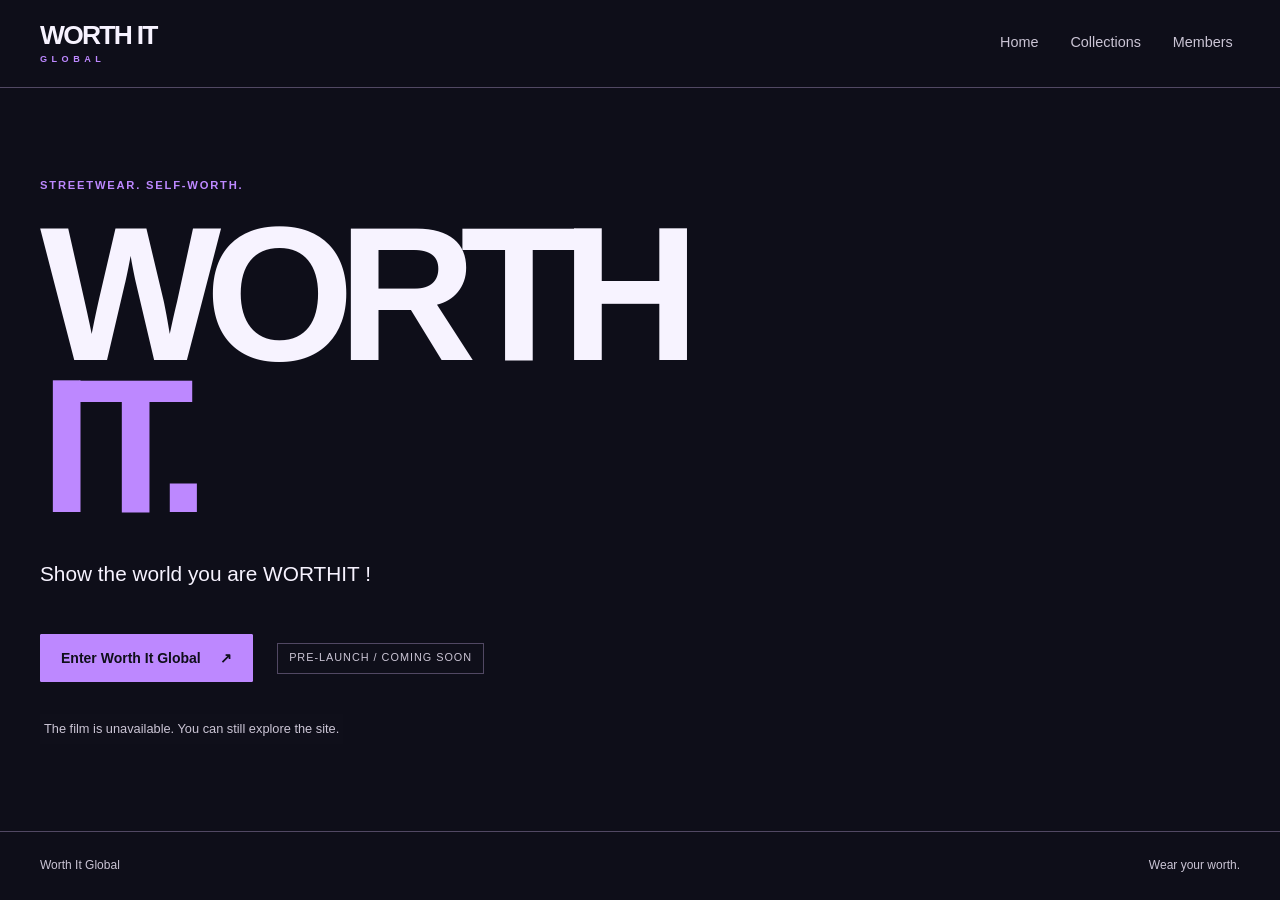
<file: index.html>
<!DOCTYPE html>
<html lang="en">
<head>
  <meta charset="UTF-8">
  <meta name="viewport" content="width=device-width, initial-scale=1.0">
  <meta name="description" content="Worth It Global. Streetwear. Self-worth. A new chapter is coming.">
  <title>Worth It Global — Enter</title>
  <link rel="stylesheet" href="style.css">
  <script type="text/javascript">
(function(c,l,a,r,i,t,y){
    c[a]=c[a]||function(){(c[a].q=c[a].q||[]).push(arguments)};
    t=l.createElement(r);
    t.async=1;
    t.src="https://www.clarity.ms/tag/"+i;
    y=l.getElementsByTagName(r)[0];
    y.parentNode.insertBefore(t,y);
})(window, document, "clarity", "script", "YOUR_CLARITY_ID");
</script>
</head>
<body class="welcome-page">
  <a class="skip-link" href="#main">Skip to content</a>
  <div id="welcomeScreen">
    <video loop muted playsinline preload="metadata" id="welcomeVideo" aria-label="Worth It Global welcome film">
      <source src="assets/media/welcome-loop.mp4" type="video/mp4">
      Your browser cannot play this film. Use the Enter link to continue.
    </video>
    <header class="mainHeader">
      <a class="brand" href="home.html" aria-label="Worth It Global home">WORTH IT<span>GLOBAL</span></a>
      <nav aria-label="Main navigation">
        <a href="home.html">Home</a>
        <a href="products.html">Collections</a>
        <a href="account.html">Members</a>
      </nav>
    </header>
    <main id="main" class="welcome-content" tabindex="-1">
      <p class="eyebrow">Streetwear. Self-worth.</p>
      <h1 class="welcome-title">WORTH<br><span>IT.</span></h1>
      <p class="welcome-intro">Show the world you are WORTHIT !</p>
      <div class="actions">
        <a class="button" id="enterBtn" href="home.html">Enter Worth It Global <span aria-hidden="true">↗</span></a>
        <span class="status-tag">Pre-launch / Coming soon</span>
      </div>
      <div class="video-controls">
        <button class="video-toggle" id="videoToggle" type="button" aria-controls="welcomeVideo" hidden>Play welcome film</button>
        <p id="videoStatus" class="small-text" role="status" aria-live="polite"></p>
      </div>
      <noscript><p class="notice">The welcome film is paused without JavaScript. Enter still takes you to the homepage.</p></noscript>
    </main>
    <footer class="site-footer"><span>Worth It Global</span><span>Wear your worth.</span></footer>
  </div>
  <script src="script.js" defer></script>
</body>
</html>
</file>
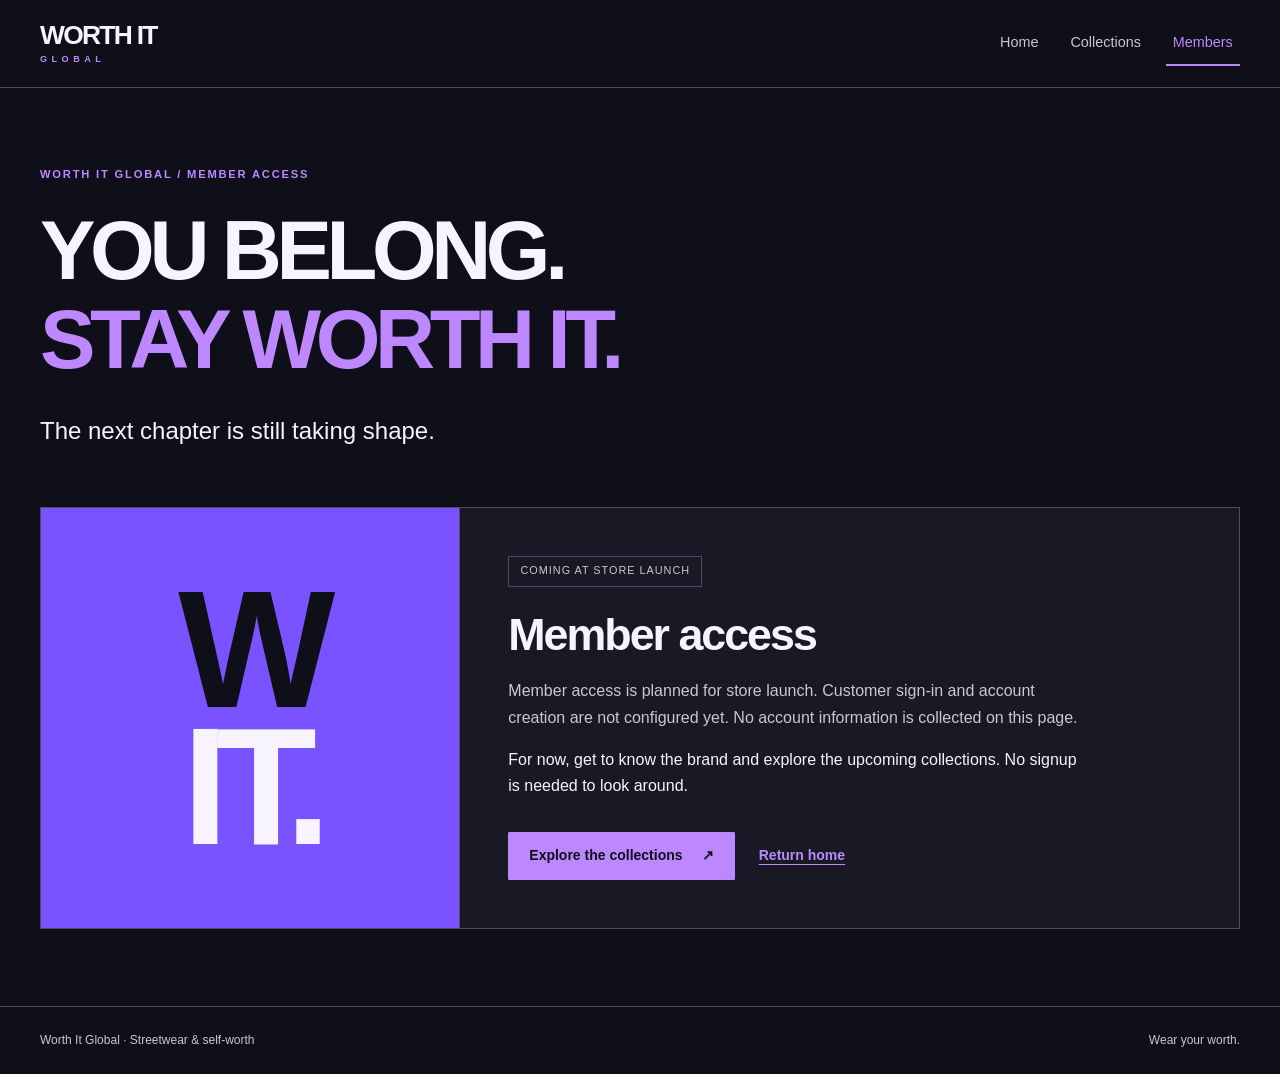
<file: account.html>
<!DOCTYPE html>
<html lang="en">
<head>
  <meta charset="UTF-8">
  <meta name="viewport" content="width=device-width, initial-scale=1.0">
  <meta name="description" content="Worth It Global member access is planned for store launch. Explore the brand and upcoming collections while account access is being prepared.">
  <title>Worth It Global — Members</title>
  <link rel="stylesheet" href="style.css">
</head>
<body>
  <a class="skip-link" href="#main">Skip to content</a>
  <header class="mainHeader">
    <a class="brand" href="home.html" aria-label="Worth It Global home">WORTH IT<span>GLOBAL</span></a>
    <nav aria-label="Main navigation">
      <a href="home.html">Home</a>
      <a href="products.html">Collections</a>
      <a href="account.html" aria-current="page">Members</a>
    </nav>
  </header>
  <main id="main" class="page-main" tabindex="-1">
    <section class="page-heading" aria-labelledby="account-title">
      <p class="eyebrow">Worth It Global / Member access</p>
      <h1 id="account-title">YOU BELONG.<br><span class="accent">STAY WORTH IT.</span></h1>
      <p class="intro">The next chapter is still taking shape.</p>
    </section>
    <section class="member-panel" aria-labelledby="account-state-title">
      <div class="member-mark" aria-hidden="true">W<span>IT.</span></div>
      <div class="member-copy">
        <span class="status-tag">Coming at store launch</span>
        <h2 id="account-state-title">Member access</h2>
        <p id="accountStatus" class="notice" role="status" aria-live="polite" aria-atomic="true">Member access is planned for store launch. Customer sign-in and account creation are not configured yet. No account information is collected on this page.</p>
        <div id="accountActions" class="actions" hidden></div>
        <p>For now, get to know the brand and explore the upcoming collections. No signup is needed to look around.</p>
        <noscript><p class="notice">Account links cannot be activated without JavaScript. The brand and collection pages are still available.</p></noscript>
        <div class="actions">
          <a class="button" href="products.html">Explore the collections <span aria-hidden="true">↗</span></a>
          <a class="text-link" href="home.html">Return home</a>
        </div>
      </div>
    </section>
  </main>
  <footer class="site-footer"><span>Worth It Global · Streetwear &amp; self-worth</span><span>Wear your worth.</span></footer>
  <script src="site-config.js" defer></script>
  <script src="script.js" defer></script>
</body>
</html>
</file>
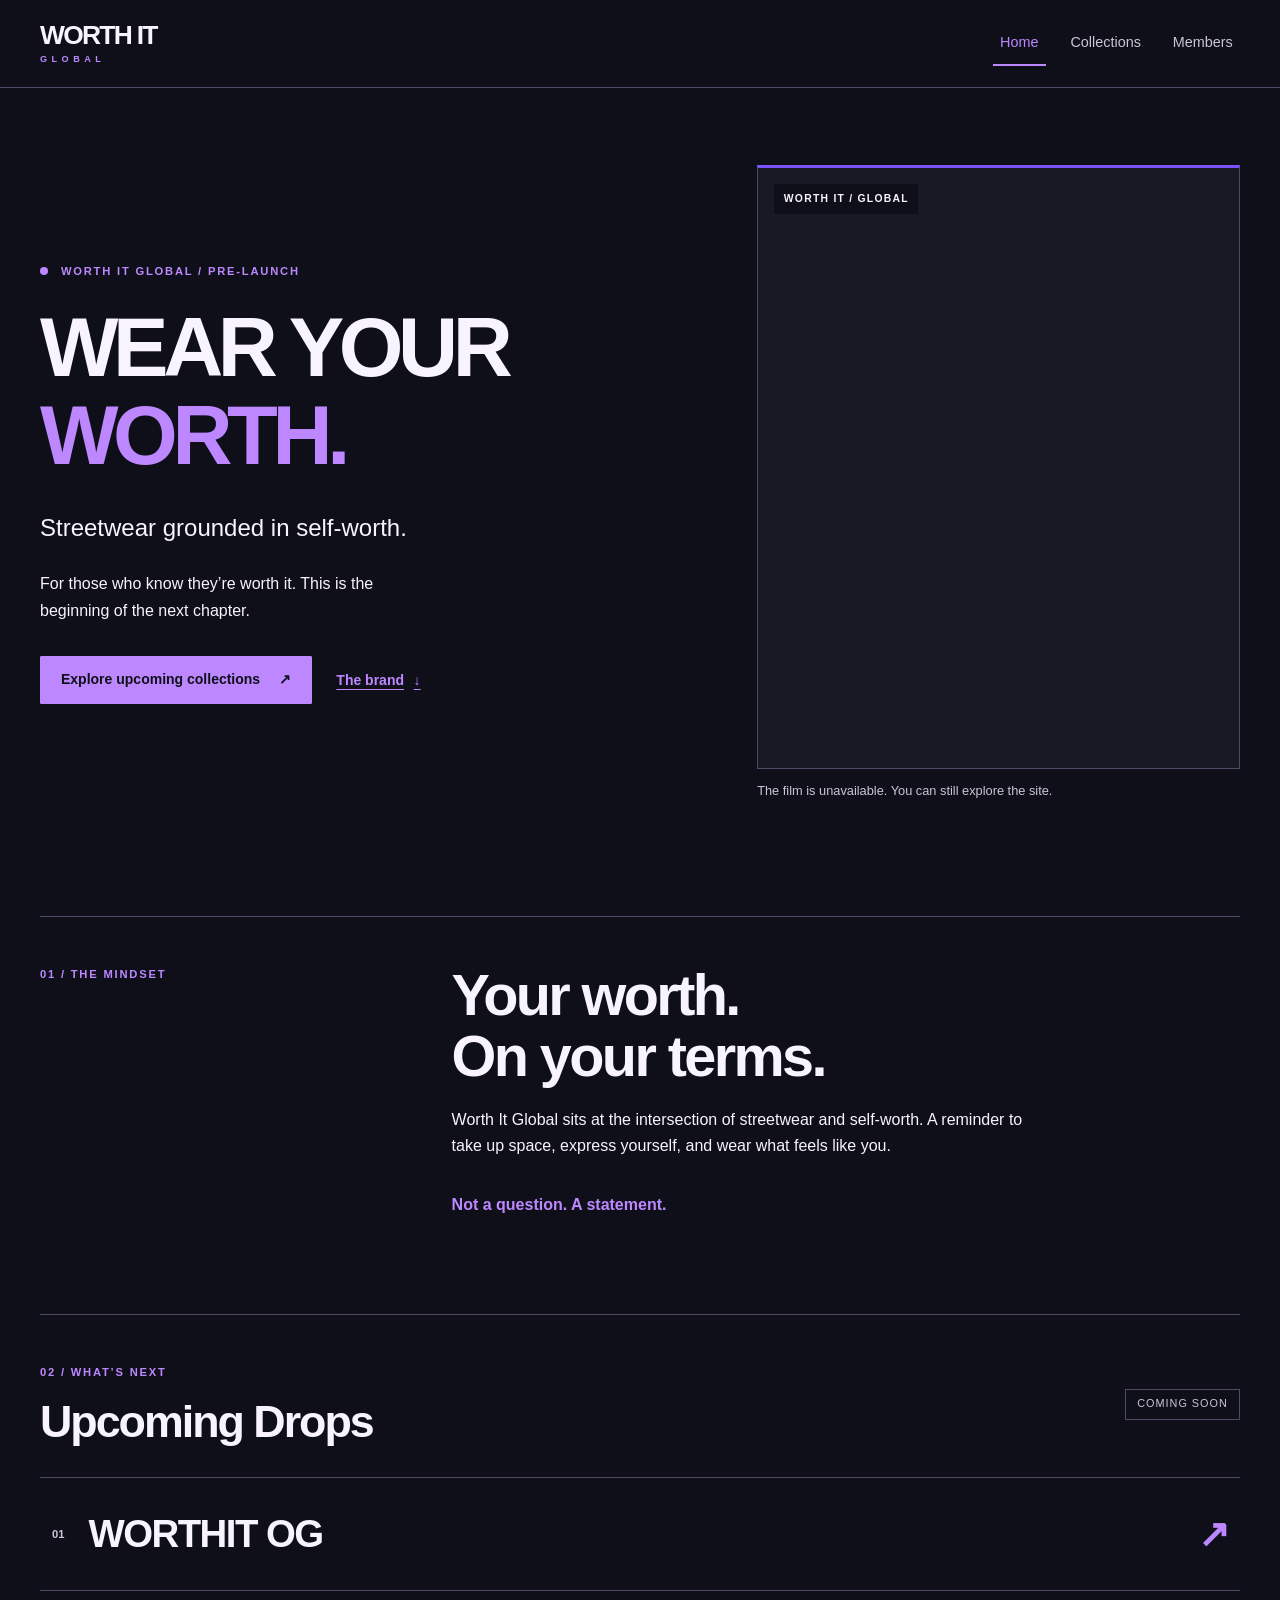
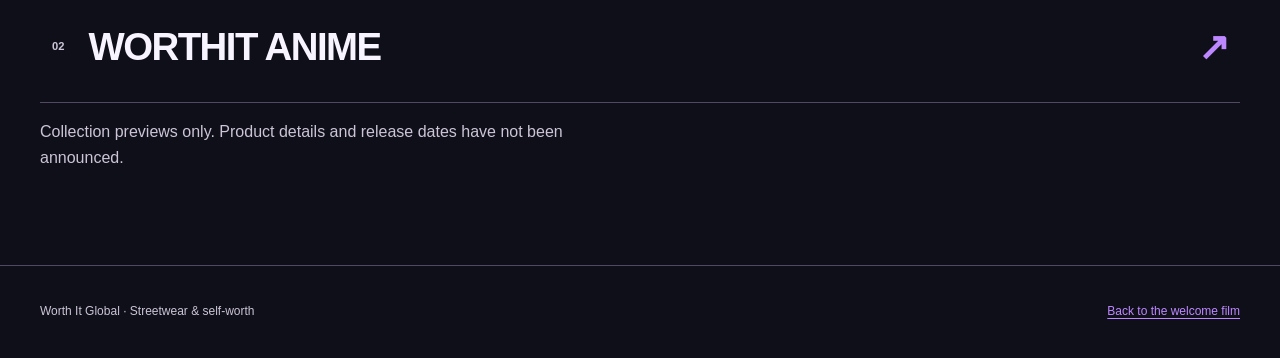
<file: home.html>
<!DOCTYPE html>
<html lang="en">
<head>
  <meta charset="UTF-8">
  <meta name="viewport" content="width=device-width, initial-scale=1.0">
  <meta name="description" content="Worth It Global — streetwear grounded in self-worth. Explore the upcoming WORTHIT OG and WORTHIT ANIME collections.">
  <title>Worth It Global — Home</title>
  <link rel="stylesheet" href="style.css">
</head>
<body>
  <a class="skip-link" href="#main">Skip to content</a>
  <header class="mainHeader">
    <a class="brand" href="home.html" aria-label="Worth It Global home">WORTH IT<span>GLOBAL</span></a>
    <nav aria-label="Main navigation">
      <a href="home.html" aria-current="page">Home</a>
      <a href="products.html">Collections</a>
      <a href="account.html">Members</a>
    </nav>
  </header>
  <main id="main" class="page-main" tabindex="-1">
    <section class="home-hero" aria-labelledby="home-title">
      <div class="hero-copy">
        <p class="eyebrow"><span class="status-dot" aria-hidden="true"></span> Worth It Global / Pre-launch</p>
        <h1 id="home-title">WEAR YOUR<br><span class="accent">WORTH.</span></h1>
        <p class="intro">Streetwear grounded in self-worth.</p>
        <p>For those who know they’re worth it. This is the beginning of the next chapter.</p>
        <div class="actions">
          <a class="button" href="products.html">Explore upcoming collections <span aria-hidden="true">↗</span></a>
          <a class="text-link" href="#the-brand">The brand <span aria-hidden="true">↓</span></a>
        </div>
      </div>
      <div class="hero-film">
        <div class="film-frame">
          <video loop muted playsinline controls preload="metadata" id="welcomeVideo" aria-label="Worth It Global brand film">
            <source src="assets/media/welcome-loop.mp4" type="video/mp4">
            Your browser cannot play this film. You can still explore the collections.
          </video>
          <span class="film-caption" aria-hidden="true">WORTH IT / GLOBAL</span>
        </div>
        <div class="video-controls">
          <button class="video-toggle" id="videoToggle" type="button" aria-controls="welcomeVideo" hidden>Play welcome film</button>
          <p id="videoStatus" class="small-text" role="status" aria-live="polite"></p>
        </div>
      </div>
    </section>
    <section id="the-brand" class="brand-section" aria-labelledby="brand-title">
      <p class="eyebrow">01 / The mindset</p>
      <div>
        <h2 id="brand-title">Your worth.<br>On your terms.</h2>
        <p>Worth It Global sits at the intersection of streetwear and self-worth. A reminder to take up space, express yourself, and wear what feels like you.</p>
        <p class="brand-statement">Not a question. A statement.</p>
      </div>
    </section>
    <section class="drops-section" aria-labelledby="drops-title">
      <div class="section-heading">
        <div><p class="eyebrow">02 / What’s next</p><h2 id="drops-title">Upcoming Drops</h2></div>
        <span class="status-tag">Coming soon</span>
      </div>
      <div class="drop-links">
        <a href="products.html#worthit-og"><span class="drop-index" aria-hidden="true">01</span><span>WORTHIT OG</span><span class="drop-arrow" aria-hidden="true">↗</span></a>
        <a href="products.html#worthit-anime"><span class="drop-index" aria-hidden="true">02</span><span>WORTHIT ANIME</span><span class="drop-arrow" aria-hidden="true">↗</span></a>
      </div>
      <p class="notice">Collection previews only. Product details and release dates have not been announced.</p>
    </section>
    <noscript><p class="notice">You can explore the site without JavaScript. Use the film’s controls to play or pause it; the live catalog needs JavaScript.</p></noscript>
  </main>
  <footer class="site-footer"><span>Worth It Global · Streetwear &amp; self-worth</span><a href="index.html">Back to the welcome film</a></footer>
  <script src="script.js" defer></script>
</body>
</html>
</file>
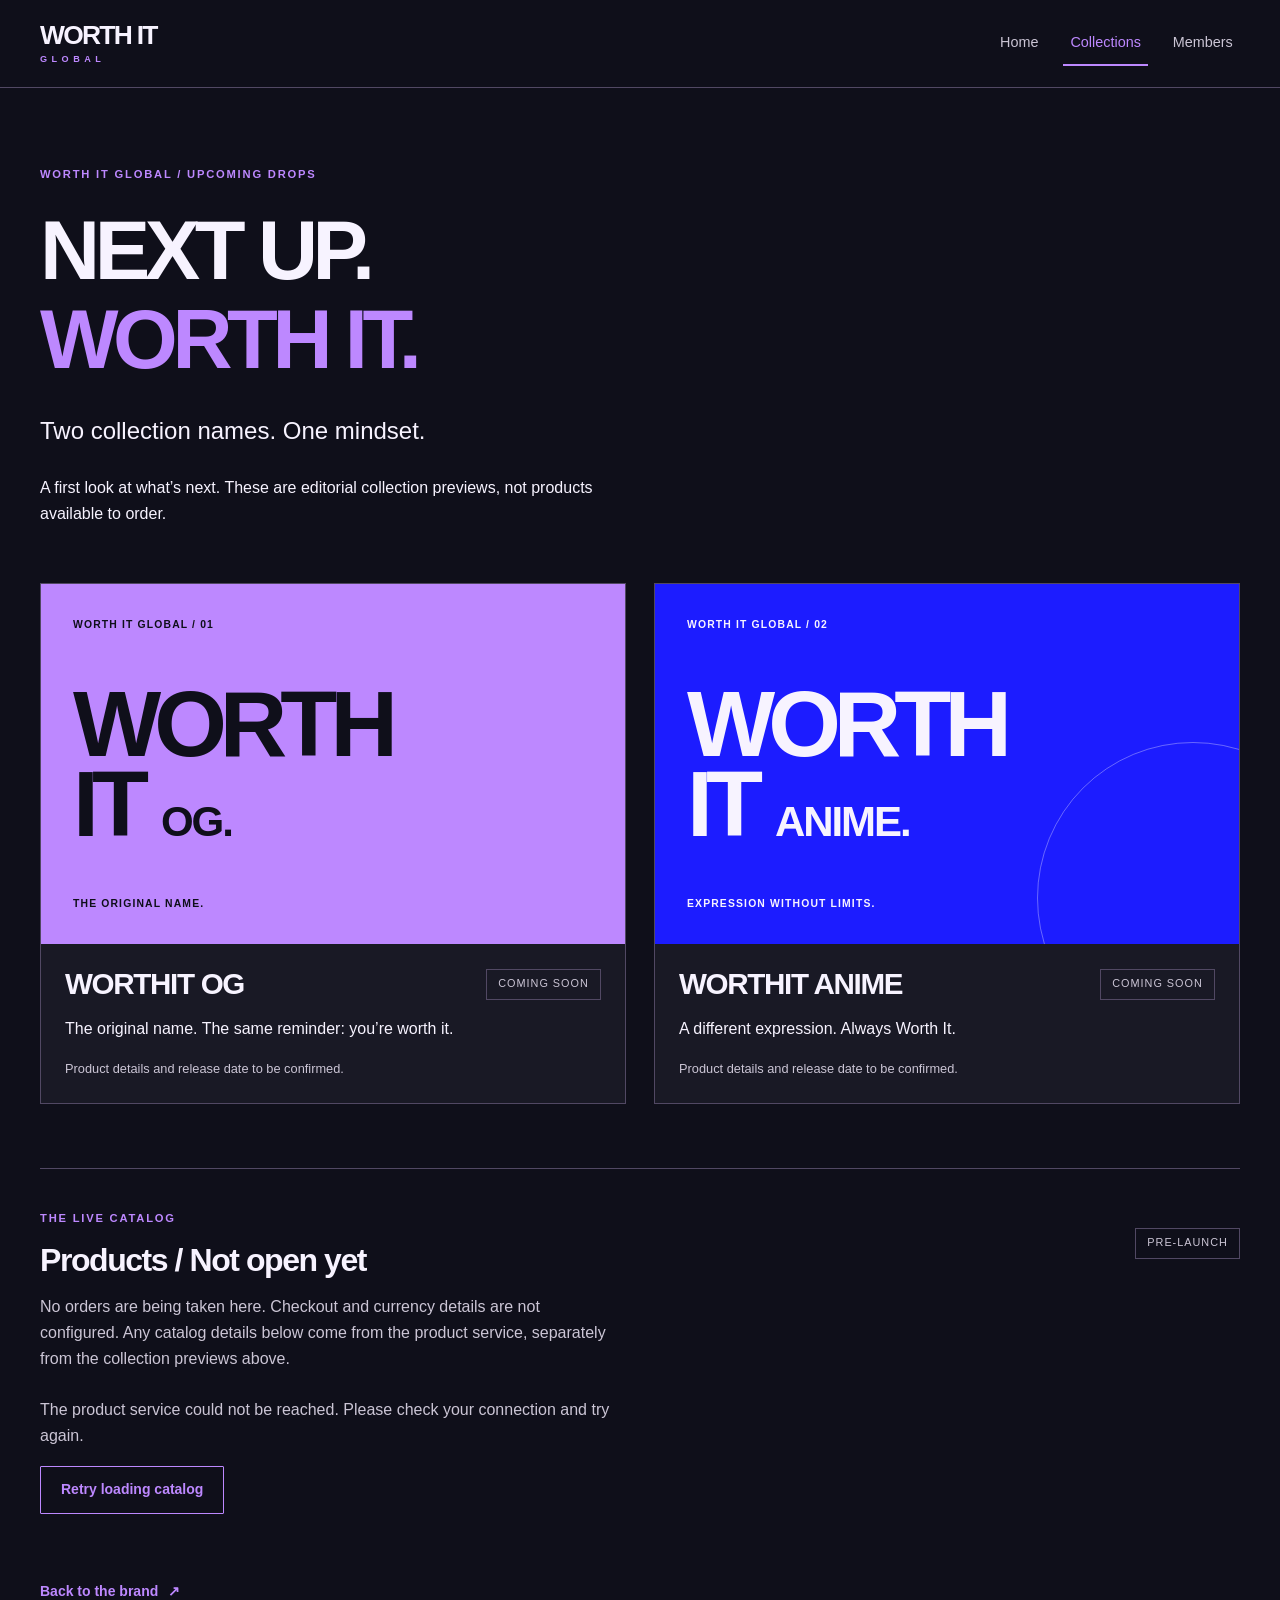
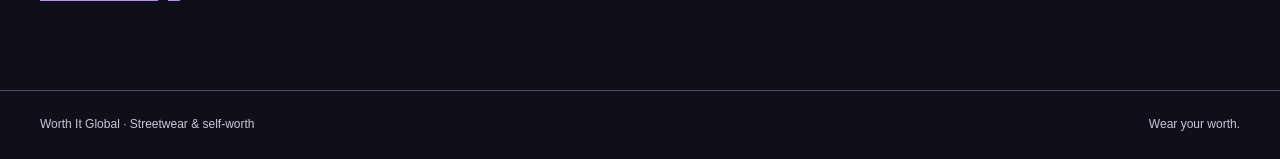
<file: products.html>
<!DOCTYPE html>
<html lang="en">
<head>
  <meta charset="UTF-8">
  <meta name="viewport" content="width=device-width, initial-scale=1.0">
  <meta name="description" content="Upcoming Worth It Global collections: WORTHIT OG and WORTHIT ANIME. Coming soon; no release dates announced.">
  <title>Worth It Global — Collections</title>
  <link rel="stylesheet" href="style.css">
</head>
<body>
  <a class="skip-link" href="#main">Skip to content</a>
  <header class="mainHeader">
    <a class="brand" href="home.html" aria-label="Worth It Global home">WORTH IT<span>GLOBAL</span></a>
    <nav aria-label="Main navigation">
      <a href="home.html">Home</a>
      <a href="products.html" aria-current="page">Collections</a>
      <a href="account.html">Members</a>
    </nav>
  </header>
  <main id="main" class="page-main" tabindex="-1">
    <section class="page-heading" aria-labelledby="products-title">
      <p class="eyebrow">Worth It Global / Upcoming Drops</p>
      <h1 id="products-title">NEXT UP.<br><span class="accent">WORTH IT.</span></h1>
      <p class="intro">Two collection names. One mindset.</p>
      <p>A first look at what’s next. These are editorial collection previews, not products available to order.</p>
    </section>
    <section class="collections" aria-label="Upcoming collections">
      <article id="worthit-og" class="collection-card collection-og" aria-labelledby="og-title">
        <div class="collection-art" aria-hidden="true"><span class="art-kicker">WORTH IT GLOBAL / 01</span><span class="art-type">WORTH<br>IT <i>OG.</i></span><span class="art-bottom">THE ORIGINAL NAME.</span></div>
        <div class="collection-copy">
          <div class="section-heading"><h2 id="og-title">WORTHIT OG</h2><span class="status-tag">Coming soon</span></div>
          <p>The original name. The same reminder: you’re worth it.</p>
          <p class="small-text">Product details and release date to be confirmed.</p>
        </div>
      </article>
      <article id="worthit-anime" class="collection-card collection-anime" aria-labelledby="anime-title">
        <div class="collection-art" aria-hidden="true"><span class="art-kicker">WORTH IT GLOBAL / 02</span><span class="art-type">WORTH<br>IT <i>ANIME.</i></span><span class="art-bottom">EXPRESSION WITHOUT LIMITS.</span></div>
        <div class="collection-copy">
          <div class="section-heading"><h2 id="anime-title">WORTHIT ANIME</h2><span class="status-tag">Coming soon</span></div>
          <p>A different expression. Always Worth It.</p>
          <p class="small-text">Product details and release date to be confirmed.</p>
        </div>
      </article>
    </section>
    <section class="catalog" aria-labelledby="catalog-title">
      <div class="section-heading"><div><p class="eyebrow">The live catalog</p><h2 id="catalog-title">Products / Not open yet</h2></div><span class="status-tag">Pre-launch</span></div>
      <p class="notice">No orders are being taken here. Checkout and currency details are not configured. Any catalog details below come from the product service, separately from the collection previews above.</p>
      <div class="catalog-feedback">
        <p id="productStatus" class="notice" role="status" aria-live="polite" aria-atomic="true">The live catalog needs JavaScript and a configured product service to load.</p>
        <button class="button button-secondary" id="productRetry" type="button" aria-controls="productGrid" hidden>Retry loading catalog</button>
      </div>
      <div id="productGrid" class="product-grid" aria-busy="false"></div>
      <noscript><p class="notice">JavaScript is disabled, so live catalog data cannot be loaded. The collection previews above and <a href="home.html">homepage</a> remain available.</p></noscript>
    </section>
    <div class="actions"><a class="text-link" href="home.html">Back to the brand <span aria-hidden="true">↗</span></a></div>
  </main>
  <footer class="site-footer"><span>Worth It Global · Streetwear &amp; self-worth</span><span>Wear your worth.</span></footer>
  <script src="site-config.js" defer></script>
  <script src="script.js" defer></script>
</body>
</html>
</file>
<file: style.css>
:root {
  color-scheme: dark;
  --lavender: #bd88ff;
  --purple: #7953ff;
  --blue: #1c1cff;
  --ink: #0f0f1a;
  --surface: #191925;
  --text: #f7f3ff;
  --muted: #cbc5d5;
  --border: #514863;
  --display: "Arial Black", "Helvetica Neue", Arial, sans-serif;
}

* { box-sizing: border-box; }
[hidden] { display: none !important; }
html { scroll-padding-top: 2rem; }
body {
  margin: 0;
  min-height: 100vh;
  display: flex;
  flex-direction: column;
  background: var(--ink);
  color: var(--text);
  font-family: Arial, Helvetica, sans-serif;
  line-height: 1.65;
}
a { color: var(--lavender); text-underline-offset: 0.25em; }
a:hover { color: var(--text); }
button { font: inherit; }
:focus-visible { outline: 3px solid var(--lavender); outline-offset: 5px; }
.skip-link {
  position: fixed;
  top: 0.75rem;
  left: 1rem;
  z-index: 10;
  padding: 0.7rem 1rem;
  background: var(--lavender);
  color: var(--ink);
  font-weight: 700;
  transform: translateY(-180%);
}
.skip-link:focus { transform: translateY(0); color: var(--ink); }
.mainHeader {
  display: flex;
  align-items: center;
  justify-content: space-between;
  flex-wrap: wrap;
  gap: 1rem 2rem;
  width: 100%;
  padding: 1.35rem max(1.25rem, calc((100% - 1200px) / 2));
  border-bottom: 1px solid var(--border);
  background: var(--ink);
}
.brand {
  display: inline-flex;
  flex-direction: column;
  color: var(--text);
  font-family: var(--display);
  font-size: 1.65rem;
  font-weight: 900;
  line-height: 0.95;
  letter-spacing: -0.065em;
  text-decoration: none;
}
.brand span { margin-top: 0.45rem; color: var(--lavender); font-family: Arial, sans-serif; font-size: 0.57rem; letter-spacing: 0.49em; }
nav { display: flex; flex-wrap: wrap; gap: 0.35rem 1.1rem; }
nav a {
  display: inline-flex;
  min-height: 44px;
  align-items: center;
  padding: 0.4rem 0.45rem;
  border-bottom: 2px solid transparent;
  color: var(--muted);
  font-size: 0.9rem;
  text-decoration: none;
}
nav a:hover, nav a[aria-current="page"] { color: var(--lavender); border-bottom-color: var(--lavender); }
.page-main { flex: 1; width: min(1200px, calc(100% - 2.5rem)); margin-inline: auto; padding-block: clamp(2.5rem, 6vw, 5.5rem); }
h1, h2, h3 { margin-top: 0; line-height: 1.06; overflow-wrap: anywhere; }
h1 { margin-bottom: 1.7rem; font-family: var(--display); font-size: clamp(2.7rem, 6.5vw, 6.5rem); font-weight: 900; letter-spacing: -0.065em; }
h2 { margin-bottom: 1.25rem; font-family: var(--display); font-size: clamp(1.6rem, 3.5vw, 3rem); font-weight: 800; letter-spacing: -0.045em; }
h3 { font-size: 1.25rem; }
p { max-width: 65ch; }
.accent { color: var(--lavender); }
.eyebrow { margin: 0 0 1.5rem; color: var(--lavender); font-size: 0.7rem; font-weight: 700; letter-spacing: 0.16em; text-transform: uppercase; }
.intro { font-size: clamp(1.15rem, 2vw, 1.5rem); }
.notice, .small-text { color: var(--muted); }
.small-text { font-size: 0.8rem; }
.status-dot { display: inline-block; width: 0.5rem; height: 0.5rem; margin-right: 0.5rem; background: var(--lavender); border-radius: 50%; }
.status-tag { display: inline-block; flex-shrink: 0; padding: 0.35rem 0.7rem; border: 1px solid var(--border); color: var(--muted); font-size: 0.68rem; letter-spacing: 0.09em; text-transform: uppercase; }
.actions { display: flex; align-items: center; flex-wrap: wrap; gap: 1rem 1.5rem; margin-top: 2rem; }
.button {
  display: inline-flex;
  min-height: 48px;
  align-items: center;
  justify-content: center;
  gap: 1.2rem;
  padding: 0.8rem 1.25rem;
  border: 1px solid var(--lavender);
  border-radius: 1px;
  background: var(--lavender);
  color: var(--ink);
  font-size: 0.875rem;
  font-weight: 700;
  line-height: 1.4;
  text-decoration: none;
  text-align: center;
  cursor: pointer;
}
.button:hover { border-color: var(--text); background: var(--text); color: var(--ink); }
.button-secondary { background: var(--ink); color: var(--lavender); }
.button-secondary:hover { background: var(--surface); color: var(--text); }
.button:disabled { border-color: var(--border); background: var(--surface); color: var(--muted); cursor: wait; }
.text-link { display: inline-flex; min-height: 44px; align-items: center; gap: 0.6rem; font-size: 0.875rem; font-weight: 700; }
.home-hero { display: grid; grid-template-columns: 1.15fr 0.85fr; align-items: center; gap: clamp(2rem, 5vw, 5rem); }
.hero-copy > p:not(.eyebrow) { max-width: 45ch; }
.film-frame { position: relative; overflow: hidden; aspect-ratio: 4 / 5; border: 1px solid var(--border); border-top: 3px solid var(--purple); background: var(--surface); }
.film-frame video { display: block; width: 100%; height: 100%; object-fit: cover; }
.film-caption { position: absolute; top: 1rem; left: 1rem; padding: 0.4rem 0.6rem; background: var(--ink); color: var(--text); font-size: 0.65rem; font-weight: 700; letter-spacing: 0.12em; pointer-events: none; }
.video-controls { display: flex; align-items: center; flex-wrap: wrap; gap: 0.35rem 1rem; margin-top: 0.7rem; }
.video-toggle { min-height: 44px; padding: 0.45rem 0.7rem; border: 1px solid var(--border); background: var(--ink); color: var(--text); font-size: 0.8rem; cursor: pointer; }
.video-toggle:hover { border-color: var(--lavender); color: var(--lavender); }
.video-controls .small-text { margin: 0; }
.brand-section { display: grid; grid-template-columns: 0.65fr 1.35fr; gap: 2rem; margin-top: clamp(4rem, 9vw, 8rem); padding-block: 3rem; border-top: 1px solid var(--border); }
.brand-section h2 { font-size: clamp(2rem, 4.5vw, 4rem); }
.brand-statement { margin-top: 2rem; color: var(--lavender); font-weight: 700; }
.drops-section { margin-top: 2rem; padding-top: 3rem; border-top: 1px solid var(--border); }
.section-heading { display: flex; align-items: center; justify-content: space-between; flex-wrap: wrap; gap: 1rem; }
.section-heading h2 { margin-bottom: 0; }
.section-heading .eyebrow { margin-bottom: 1rem; }
.drop-links { margin-top: 2rem; border-top: 1px solid var(--border); }
.drop-links a { display: flex; align-items: center; gap: 1.5rem; padding: 1.5rem 0.75rem; border-bottom: 1px solid var(--border); color: var(--text); font-family: var(--display); font-size: clamp(1.2rem, 3vw, 2.4rem); font-weight: 800; letter-spacing: -0.04em; text-decoration: none; }
.drop-links a:hover { background: var(--surface); color: var(--lavender); }
.drop-index { color: var(--muted); font-family: Arial, sans-serif; font-size: 0.7rem; letter-spacing: 0; }
.drop-arrow { margin-left: auto; color: var(--lavender); }
.page-heading { margin-bottom: 3.5rem; }
.page-heading h1 { max-width: 19ch; }
.collections { display: grid; grid-template-columns: repeat(2, minmax(0, 1fr)); gap: 1.75rem; }
.collection-card { min-width: 0; border: 1px solid var(--border); background: var(--surface); scroll-margin-top: 2rem; }
.collection-art { position: relative; display: flex; flex-direction: column; justify-content: space-between; gap: 2rem; min-height: 360px; padding: clamp(1.25rem, 3vw, 2rem); overflow: hidden; }
.collection-og .collection-art { background: var(--lavender); color: var(--ink); }
.collection-anime .collection-art { background: var(--blue); color: var(--text); }
.collection-anime .collection-art::after { position: absolute; bottom: -110px; right: -110px; width: 310px; height: 310px; border: 1px solid rgba(247, 243, 255, 0.35); border-radius: 50%; content: ""; pointer-events: none; }
.art-kicker, .art-bottom { font-size: 0.65rem; font-weight: 700; letter-spacing: 0.11em; }
.art-type { position: relative; z-index: 1; font-family: var(--display); font-size: clamp(2.8rem, 7.3vw, 7rem); font-weight: 900; line-height: 0.86; letter-spacing: -0.075em; }
.art-type i { font-size: 0.45em; font-style: normal; letter-spacing: -0.05em; }
.collection-copy { padding: 1.5rem; }
.collection-copy h2 { font-size: clamp(1.3rem, 2.6vw, 1.85rem); }
.collection-copy .small-text { margin-bottom: 0; }
.catalog { margin-top: 4rem; padding-top: 2.5rem; border-top: 1px solid var(--border); }
.catalog h2 { font-size: clamp(1.4rem, 2.5vw, 2rem); }
.catalog-feedback { margin-block: 1.5rem; }
.product-grid { display: grid; grid-template-columns: repeat(auto-fit, minmax(min(100%, 250px), 1fr)); gap: 1.5rem; }
.productCard { min-width: 0; padding: 1rem; border: 1px solid var(--border); background: var(--surface); }
.product-image { display: flex; align-items: center; justify-content: center; aspect-ratio: 4 / 5; background: var(--ink); }
.product-image img { display: block; width: 100%; height: 100%; object-fit: contain; }
.image-unavailable { padding: 1rem; color: var(--muted); text-align: center; }
.productCard h3 { margin-top: 1.25rem; margin-bottom: 0.75rem; }
.product-price { margin-bottom: 0; color: var(--lavender); font-variant-numeric: tabular-nums; }
.member-panel { display: grid; grid-template-columns: 0.7fr 1.3fr; border: 1px solid var(--border); background: var(--surface); }
.member-mark { display: flex; flex-direction: column; align-items: center; justify-content: center; min-height: 360px; padding: 2rem; border-right: 1px solid var(--border); background: var(--purple); color: var(--ink); font-family: var(--display); font-size: clamp(6rem, 13vw, 12rem); font-weight: 900; line-height: 0.82; letter-spacing: -0.08em; }
.member-mark span { color: var(--text); }
.member-copy { padding: clamp(1.5rem, 4vw, 3rem); }
.member-copy h2 { margin-top: 1.5rem; }
.site-footer { display: flex; justify-content: space-between; align-items: center; flex-wrap: wrap; gap: 0.5rem 2rem; padding: 1.5rem max(1.25rem, calc((100% - 1200px) / 2)); border-top: 1px solid var(--border); color: var(--muted); font-size: 0.75rem; }
.site-footer a { display: inline-flex; min-height: 44px; align-items: center; }
#welcomeScreen { position: relative; isolation: isolate; display: flex; flex: 1; flex-direction: column; min-height: 100vh; min-height: 100svh; }
#welcomeScreen::before { position: fixed; inset: 0; z-index: -1; background: rgba(15, 15, 26, 0.72); content: ""; pointer-events: none; }
#welcomeScreen > #welcomeVideo { position: fixed; inset: 0; z-index: -2; width: 100%; height: 100%; object-fit: cover; }
.welcome-page .mainHeader, .welcome-page .site-footer { background: rgba(15, 15, 26, 0.85); }
.welcome-content { display: flex; flex: 1; flex-direction: column; align-items: flex-start; justify-content: center; width: min(1200px, calc(100% - 2.5rem)); margin-inline: auto; padding-block: clamp(3rem, 8vh, 6rem); }
.welcome-title { margin: 0 0 1.5rem; font-size: clamp(4rem, 15vw, 12rem); line-height: 0.79; letter-spacing: -0.085em; }
.welcome-title span { color: var(--lavender); }
.welcome-intro { margin: 0.7rem 0; font-size: clamp(1rem, 2vw, 1.3rem); }
.welcome-content .status-tag { background: var(--ink); }
.welcome-content .video-controls { margin-top: 2rem; padding: 0.25rem; background: var(--ink); }
.welcome-content .notice { padding: 0.5rem; background: var(--ink); }

@media (max-width: 900px) {
  .home-hero { grid-template-columns: 1fr 0.8fr; gap: 2rem; }
  .hero-copy h1 { font-size: clamp(2.7rem, 6.4vw, 4.5rem); }
  .collections { gap: 1.25rem; }
  .collection-art { min-height: 310px; }
}
@media (max-width: 760px) {
  .home-hero, .brand-section, .member-panel { grid-template-columns: 1fr; }
  .hero-copy h1 { font-size: clamp(2.7rem, 11vw, 5.5rem); }
  .hero-film { max-width: 500px; width: 100%; }
  .film-frame { aspect-ratio: 5 / 4; }
  .brand-section { gap: 0.5rem; }
  .collections { grid-template-columns: 1fr; }
  .art-type { font-size: clamp(2.8rem, 12vw, 7rem); }
  .collection-art { min-height: 330px; }
  .member-mark { min-height: 240px; border-right: 0; border-bottom: 1px solid var(--border); font-size: 7rem; }
}
@media (max-width: 480px) {
  .mainHeader { align-items: flex-start; flex-direction: column; gap: 1rem; }
  nav { gap: 0.25rem 0.75rem; }
  .actions { align-items: flex-start; flex-direction: column; gap: 0.75rem; }
  .button { max-width: 100%; }
  .collection-copy { padding: 1.25rem; }
  .drop-links a { gap: 0.9rem; }
  .welcome-content { padding-block: 3rem; }
  .video-controls { align-items: flex-start; flex-direction: column; }
}
@media (prefers-reduced-motion: reduce) {
  *, *::before, *::after { animation: none !important; transition: none !important; scroll-behavior: auto !important; }
}
</file>
